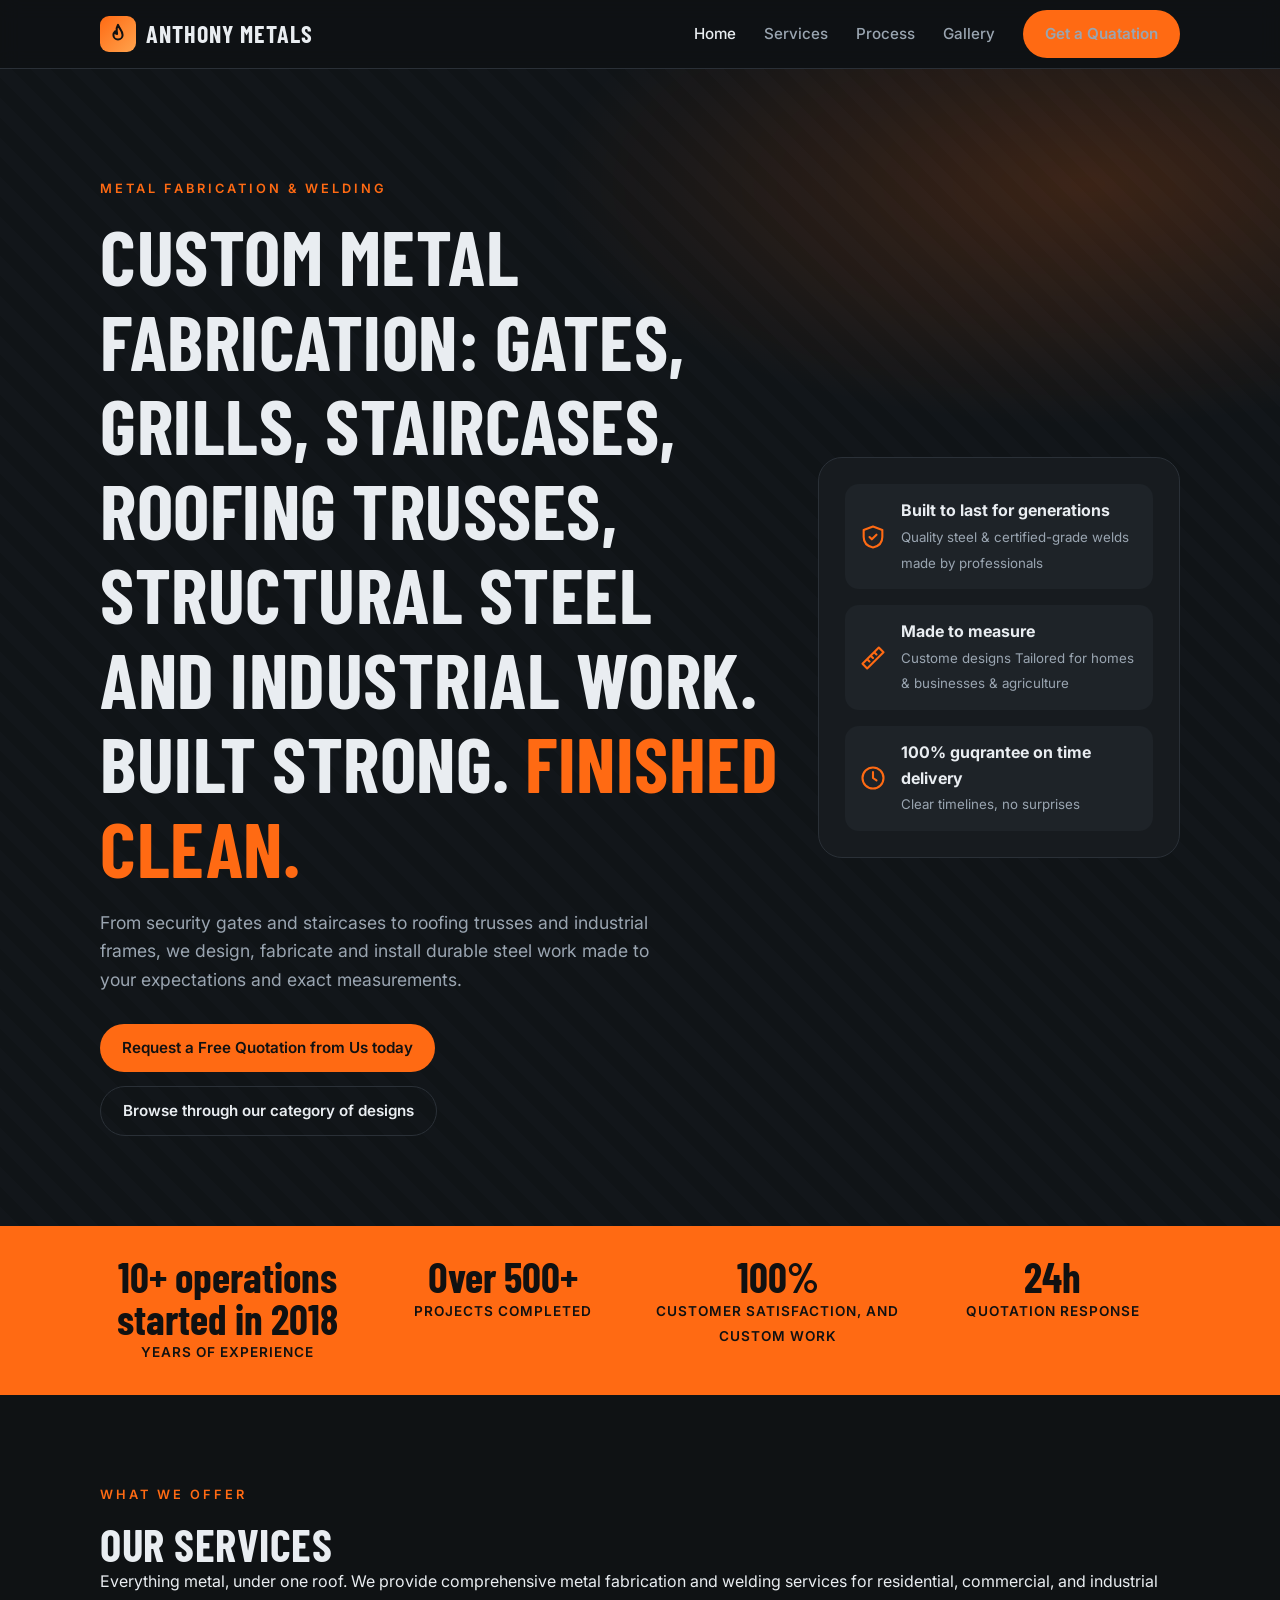
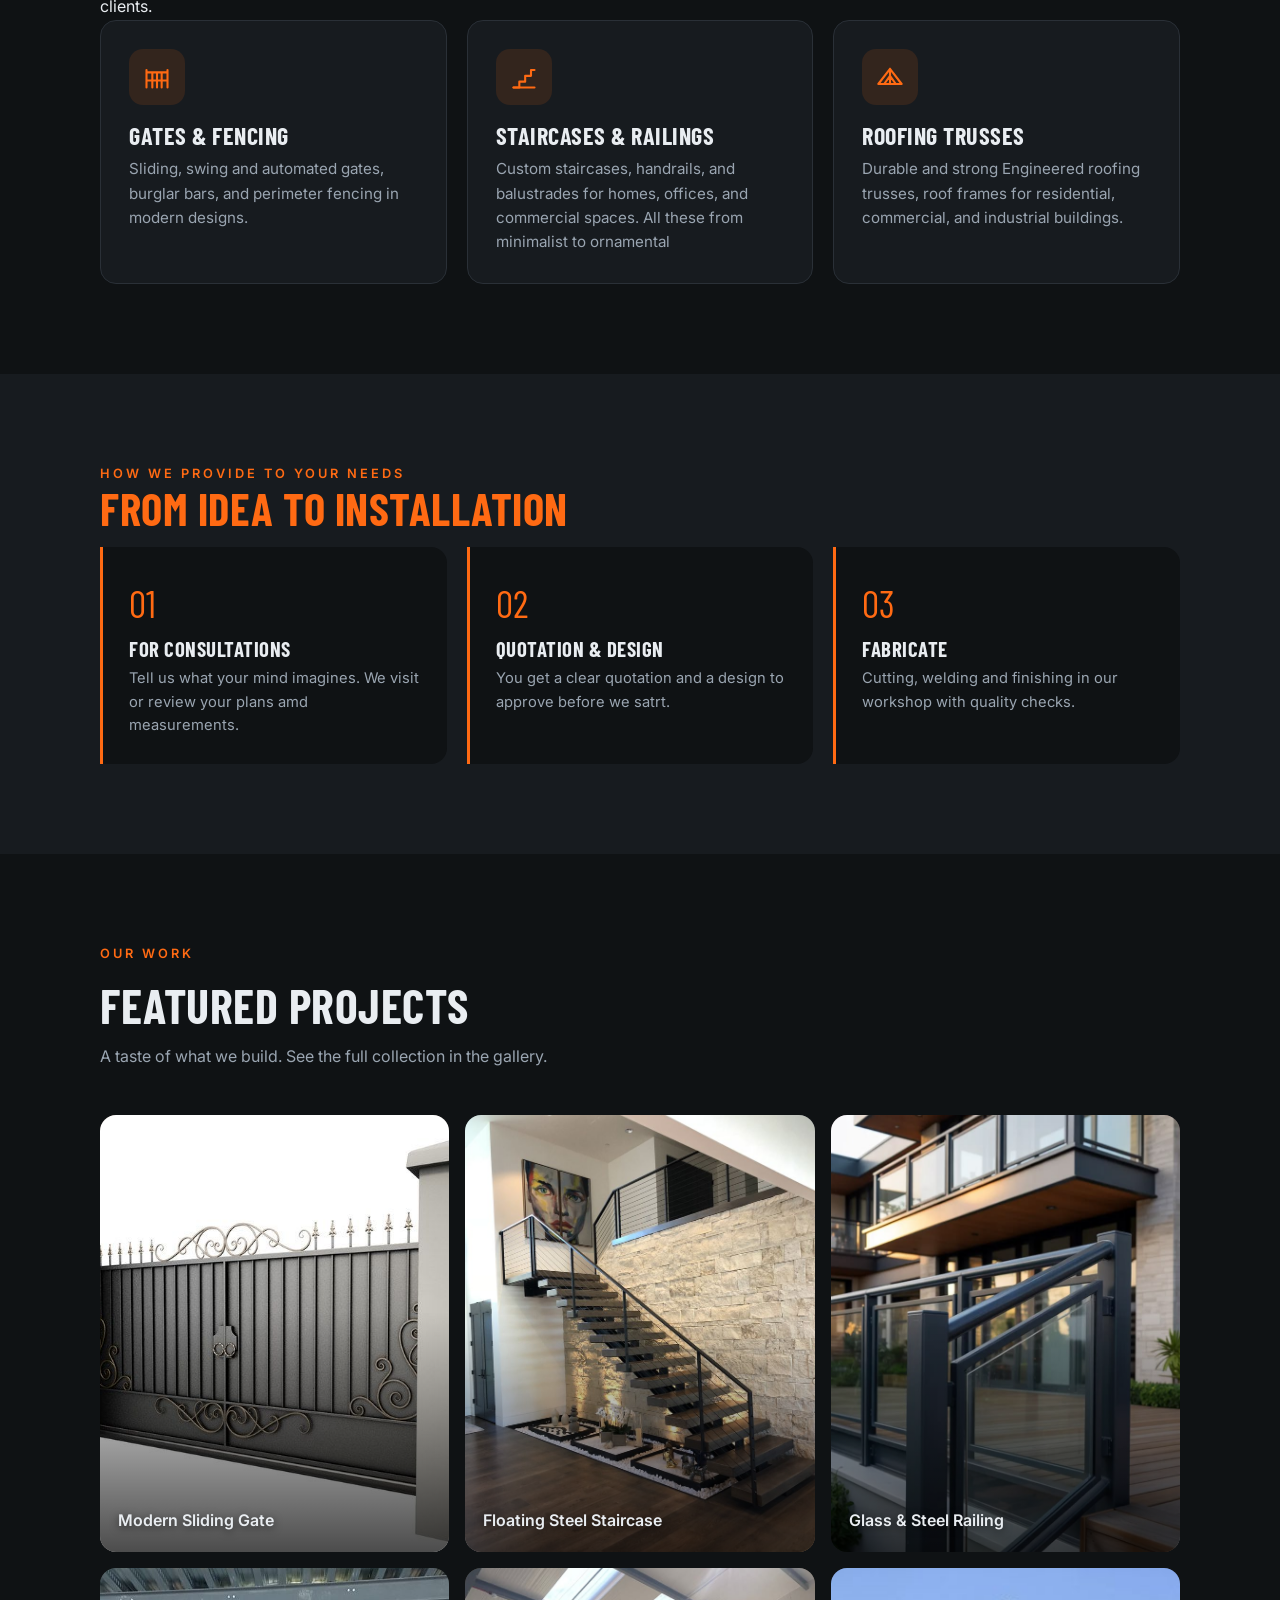
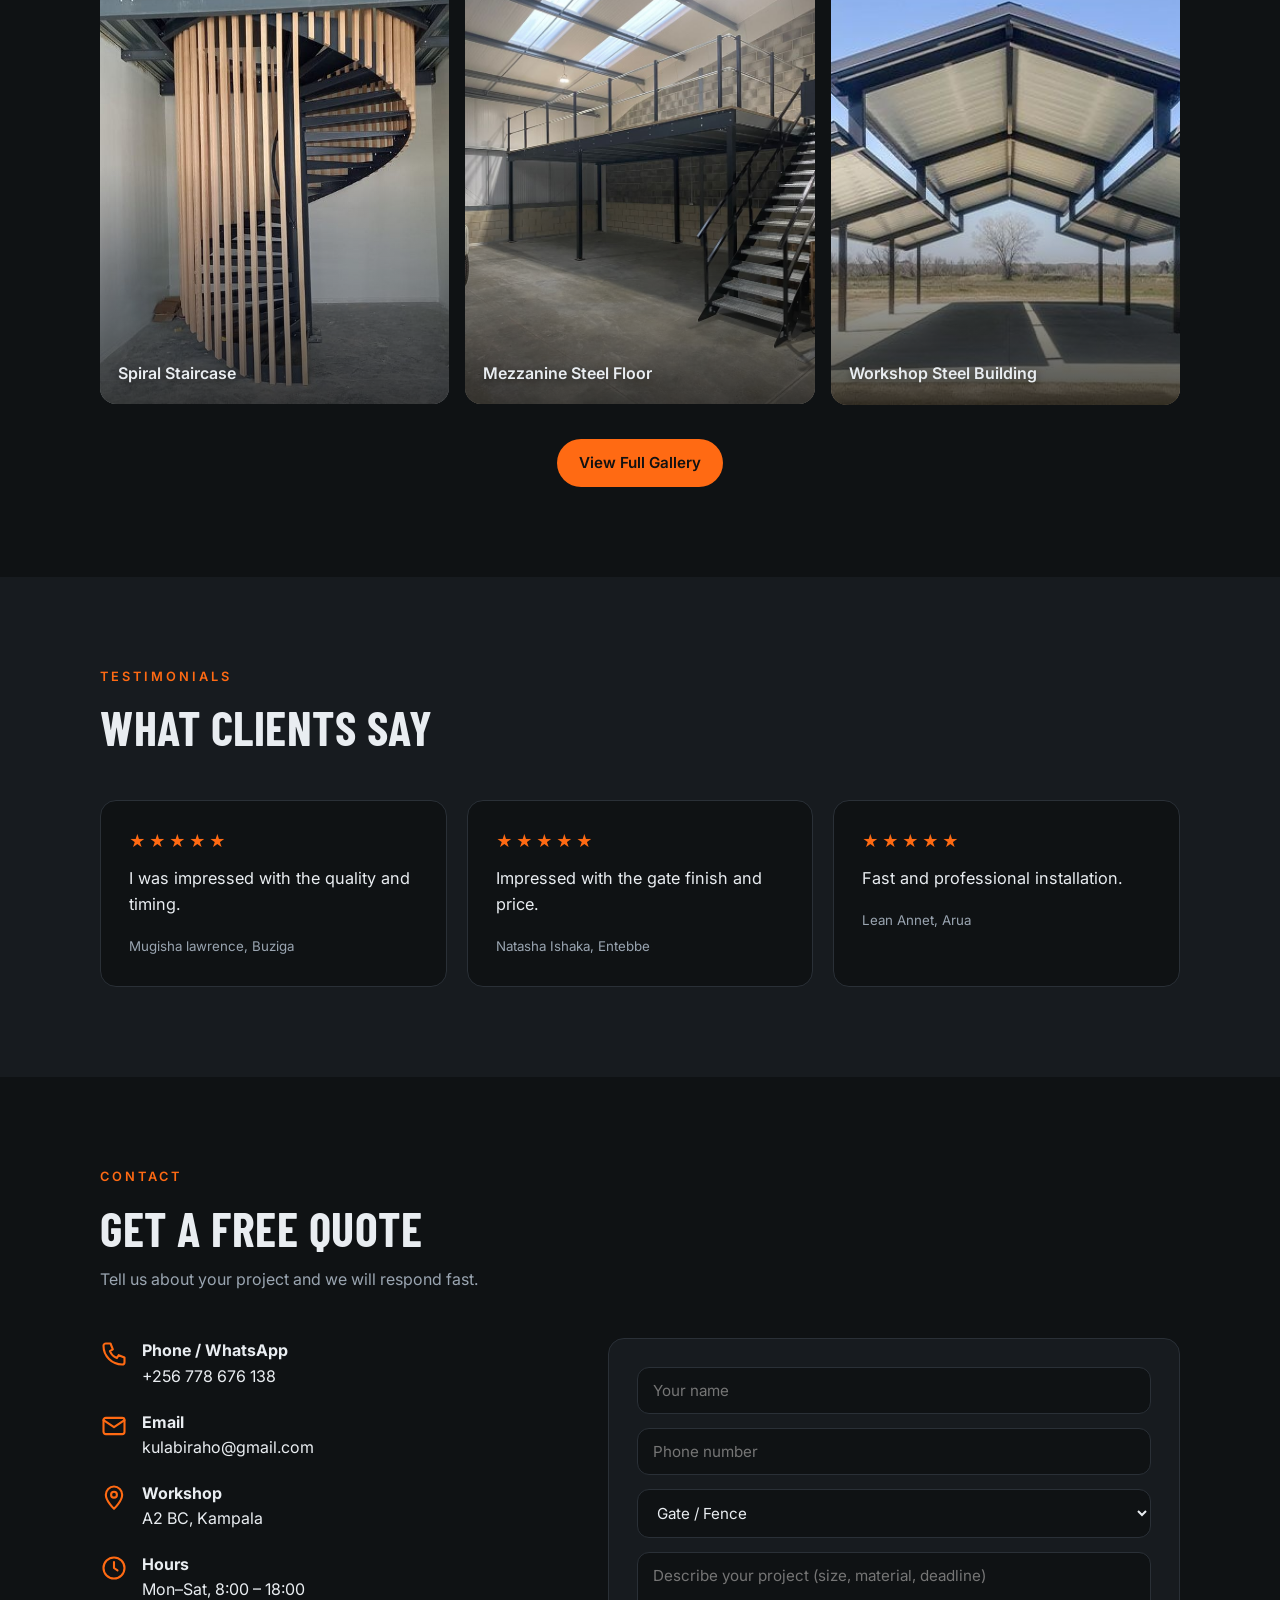
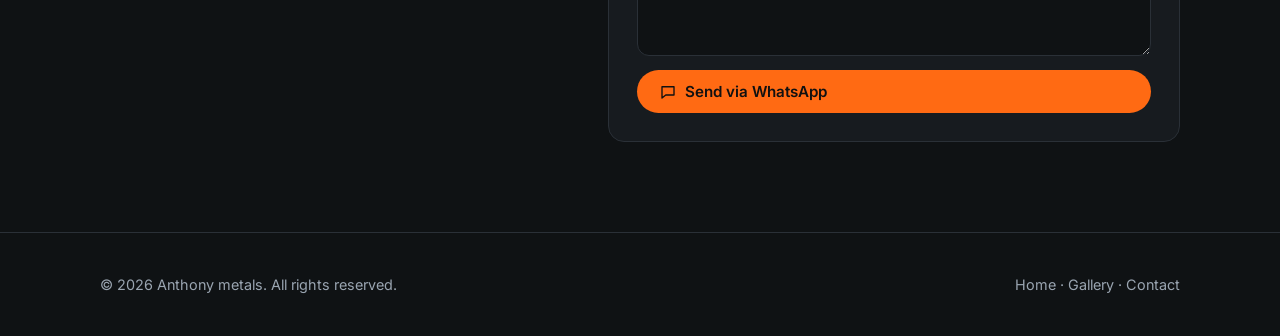
<file: index.html>
<!DOCTYPE html>
<html lang="en">
    <head>
        <meta charset="UTF-8">
        <meta name="viewport" content="width=device-width, initial-scale=1.0">
        <title>Welcome to anthony metals</title>
        <meta name="description" content="Custom metal fabrication: gates, grills, staircases, roofing trusses, structural steel and industrial work. Quality welding, delivered on time.">
        <link rel="preconnect" href="https://fonts.googleapis.com">
        <link href="https://fonts.googleapis.com/css2?family=Barlow+Condensed:wght@600;700&family=Inter:wght@400;500;600&display=swap" rel="stylesheet">
        <link rel="stylesheet" href="style.css">
        <style>
            *, *::before, *::after { box-sizing: border-box; }
            html { scroll-behavior: smooth; }
            body { margin: 0; min-width: 320px; overflow-x: hidden; }
            .wrap { width: min(1120px, calc(100% - 40px)); margin-inline: auto; }
            .hero > .wrap { display: grid; grid-template-columns: minmax(0, 1.5fr) minmax(250px, .8fr); gap: 40px; align-items: center; }
            .hero h1 { overflow-wrap: anywhere; }
            .stats > .wrap { display: grid; grid-template-columns: repeat(4, minmax(0, 1fr)); gap: 20px; }
            .grid3 { display: grid; grid-template-columns: repeat(3, minmax(0, 1fr)); gap: 20px; }
            .steps { display: grid; grid-template-columns: repeat(auto-fit, minmax(170px, 1fr)); gap: 20px; }
            .slider-viewport { width: 100%; overflow: hidden; }
            .slider-track { display: flex; gap: 20px; transition: transform .65s ease; will-change: transform; }
            #services .slider-track { transition-duration: .6s; transition-timing-function: cubic-bezier(.22, .7, .25, 1); }
            #process .slider-track { transition-duration: .85s; transition-timing-function: cubic-bezier(.2, .75, .3, 1); }
            .slider-track > .card, .slider-track > .step { flex: 0 0 calc((100% - 40px) / 3); min-width: 0; }
            .contact { display: grid; grid-template-columns: minmax(0, 1fr) minmax(0, 1.2fr); gap: 32px; }
            .contact form { min-width: 0; }
            .contact input, .contact select, .contact textarea { width: 100%; max-width: 100%; }
            footer .wrap { display: flex; justify-content: space-between; flex-wrap: wrap; gap: 12px; }
            section { position: relative; }
            section h2 { font-size: clamp(1.8rem, 4vw, 2.8rem); line-height: 1.1; text-wrap: balance; }
            section .section-header, section .sec-head { animation: rise-in .8s both; }
            #services .card { animation: rise-in .7s both, service-float 5s ease-in-out infinite; transition: transform .25s ease, box-shadow .25s ease; }
            #services .card:nth-child(2), .quote:nth-child(2) { animation-delay: .12s, .6s; }
            #services .card:nth-child(3), .quote:nth-child(3) { animation-delay: .24s, 1.2s; }
            #services .card:nth-child(4) { animation-delay: .36s, 1.8s; }
            #services .card:nth-child(5) { animation-delay: .48s, 2.4s; }
            #services .card:nth-child(6) { animation-delay: .6s, 3s; }
            #services .card:hover { transform: translateY(-7px); box-shadow: 0 16px 36px rgba(0, 0, 0, .16); }
            .quote { animation: rise-in .7s both, review-float 4s ease-in-out infinite; transition: transform .25s ease, box-shadow .25s ease; }
            .quote:first-child { animation-delay: 0s, 0s; }
            .quote:hover { transform: translateY(-6px); box-shadow: 0 16px 36px rgba(0, 0, 0, .14); }
            @keyframes rise-in { from { opacity: 0; transform: translateY(18px); } to { opacity: 1; transform: translateY(0); } }
            @keyframes service-float { 0%, 100% { translate: 0 0; } 50% { translate: 0 -4px; } }
            @keyframes review-float { 0%, 100% { translate: 0 0; } 50% { translate: 0 -3px; } }
            @media (max-width: 760px) {
                section h2 { font-size: clamp(1.75rem, 6vw, 2.4rem); }
                #services .card, .quote { animation-duration: .7s, 6s; }
            }
            @media (prefers-reduced-motion: reduce) {
                *, *::before, *::after { scroll-behavior: auto !important; animation-duration: .01ms !important; animation-iteration-count: 1 !important; transition-duration: .01ms !important; }
            }
            @media (max-width: 760px) {
                .wrap { width: min(100% - 32px, 600px); }
                .hero > .wrap, .contact { grid-template-columns: minmax(0, 1fr); gap: 24px; }
                .stats > .wrap { grid-template-columns: repeat(2, minmax(0, 1fr)); }
                .grid3 { grid-template-columns: repeat(2, minmax(0, 1fr)); }
                .slider-track > .card, .slider-track > .step { flex-basis: calc((100% - 20px) / 2); }
                section { padding-block: 48px; }
            }
            @media (max-width: 480px) {
                .wrap { width: calc(100% - 28px); }
                .hero > .wrap { gap: 20px; }
                .hero h1 { font-size: clamp(2rem, 10vw, 2.8rem); }
                .cta { display: grid; grid-template-columns: minmax(0, 1fr); gap: 12px; }
                .cta .btn { text-align: center; }
                .stats > .wrap, .grid3, .steps { grid-template-columns: minmax(0, 1fr); }
                .slider-track > .card, .slider-track > .step { flex-basis: 100%; }
                footer .wrap { flex-direction: column; }
            }
        </style>
    </head>

    <body>
        <svg width="0" height="0" style="position:absolute">
            <symbol id="i-frame" viewBox="0 0 24 24"><path d="M12 2c1 4 5 6 5 11a5 5 0 0 1-10 0c0-2 1-3 2-4 0 2 1 3 2 3 0-4-2-5 1-10z"/></symbol>
            <symbol id="i-gate" viewBox="0 0 24 24"><path d="M3 21V6m18 15V6M3 8h18M3 15h18M8 8v13M12 8v13M16 8v13"/></symbol>
            <symbol id="i-stairs" viewBox="0 0 24 24"><path d="M3 21h5v-5h5v-5h5V6h3"/><path d="M3 21h18"/></symbol>
            <symbol id="i-beam" viewBox="0 0 24 24"><path d="M5 5h14M5 19h14M12 5v14"/></symbol>
            <symbol id="i-truss" viewBox="0 0 24 24"><path d="M2 18 12 5l10 13H2zM7 18l5-7 5 7M12 5v13"/></symbol>
            <symbol id="i-factory" viewBox="0 0 24 24"><path d="M3 21V9l6 4V9l6 4V5h3v16H3zM8 21v-4h3v4"/></symbol>
            <symbol id="i-wrench" viewBox="0 0 24 24"><path d="M14.7 6.3a4 4 0 0 0-5 5L3 18l3 3 6.7-6.7a4 4 0 0 0 5-5l-2.5 2.5-2.2-.5-.5-2.2z"/></symbol>
            <symbol id="i-phone" viewBox="0 0 24 24"><path d="M5 3h4l2 5-2.5 1.5a11 11 0 0 0 6 6L16 13l5 2v4a2 2 0 0 1-2 2A16 16 0 0 1 3 5a2 2 0 0 1 2-2z"/></symbol>
            <symbol id="i-mail" viewBox="0 0 24 24"><rect x="3" y="5" width="18" height="14" rx="2"/><path d="m3 7 9 6 9-6"/></symbol>
            <symbol id="i-pin" viewBox="0 0 24 24"><path d="M12 22s7-6.5 7-12a7 7 0 0 0-14 0c0 5.5 7 12 7 12z"/><circle cx="12" cy="10" r="2.5"/></symbol>
            <symbol id="i-clock" viewBox="0 0 24 24"><circle cx="12" cy="12" r="9"/><path d="M12 7v5l3 2"/></symbol>
            <symbol id="i-shield" viewBox="0 0 24 24"><path d="M12 3 4 6v6c0 5 3.5 8 8 9 4.5-1 8-4 8-9V6l-8-3z"/><path d="m9 12 2 2 4-4"/></symbol>
            <symbol id="i-ruler" viewBox="0 0 24 24"><path d="m3 17 14-14 4 4L7 21l-4-4zM7 13l2 2M10 10l2 2M13 7l2 2"/></symbol>
            <symbol id="i-search" viewBox="0 0 24 24"><circle cx="11" cy="11" r="7"/><path d="m21 21-4.3-4.3"/></symbol>
            <symbol id="i-menu" viewBox="0 0 24 24"><path d="M4 7h16M4 12h16M4 17h16"/></symbol>
            <symbol id="i-chat" viewBox="0 0 24 24"><path d="M4 5h16v11H9l-5 4V5z"/></symbol>
        </svg>
    
    <header class="nav">
        <div class="wrap">
            <a href="index.html" class="logo"><span class="mark"><svg class="icon"><use href="#i-frame"/></svg></span>Anthony metals</a>
            <nav class="menu" id="menu">
                <a href="index.html" class="active">Home</a>
                <a href="index.html#services">Services</a>
                <a href="index.html#process">Process</a>
                <a href="gallery.html">Gallery</a>
                <a href="index.html#contact" class="btn btn-primary">Get a Quatation</a>
            </nav>
            <button class="burger" id="burger" type="button" aria-label="Open menu" aria-controls="menu" aria-expanded="false"><svg class="icon"><use href="#i-menu"/></svg></button>
        </div>
    </header>

    <section class="hero">
        <div class="wrap">
            <div>
                <div class="eyebrow">Metal Fabrication &amp; Welding</div>
                <h1>Custom metal fabrication: gates, grills, staircases, roofing trusses, structural steel and industrial work. Built strong. <span>Finished clean.</span></h1>
                <p>From security gates and staircases to roofing trusses and industrial frames, we design, fabricate and install durable steel work made to your expectations and exact measurements.</p>
                <div class="cta">
                    <a href="index.html#contact" class="btn btn-primary">Request a Free Quotation from Us today</a>
                    <a href="gallery.html" class="btn btn-ghost">Browse through our category of designs</a>
                </div>
            </div>

            <div class="hero-card">
                <div class="row">
                    <svg class="icon"><use href="#i-shield"/></svg>
                    <div>
                        <b>Built to last for generations</b>
                        <small>Quality steel &amp; certified-grade welds made by professionals</small>
                    </div>
                </div>
                <div class="row">
                    <svg class="icon"><use href="#i-ruler"/></svg>
                    <div>
                        <b>Made to measure</b>
                        <small>Custome designs Tailored for homes &amp; businesses &amp; agriculture</small>
                    </div>
                </div>
                <div class="row">
                    <svg class="icon"><use href="#i-clock"/></svg>
                    <div>
                        <b>100% guqrantee on time delivery</b>
                        <small>Clear timelines, no surprises</small>
                    </div>
                </div>
            </div>
        </div>
    </section>

    <div class="stats">
        <div class="wrap">
            <div><strong>10+ operations started in 2018</strong><span>Years of Experience</span></div>
            <div><strong>Over 500+</strong><span>Projects Completed</span></div>
            <div><strong>100%</strong><span>Customer Satisfaction, and Custom work</span></div>
            <div><strong>24h</strong><span>Quotation response</span></div>
        </div>
    </div>

    <section id="services">
        <div class="wrap">
            <div class="section-header">
                <div class="eyebrow">What we offer</div>
                <h2>Our Services</h2>
                <p>Everything metal, under one roof. We provide comprehensive metal fabrication and welding services for residential, commercial, and industrial clients.</p>
                </div>
                <div class="slider-viewport" aria-label="Our services" data-interval="2800">
                <div class="slider-track">
                    <div class="card"><div class="ico"><svg class="icon"><use href="#i-gate"/></svg></div><h3>Gates &amp; Fencing</h3><p>Sliding, swing and automated gates, burglar bars, and perimeter fencing in modern designs.</p></div>
                    <div class="card"><div class="ico"><svg class="icon"><use href="#i-stairs"/></svg></div><h3>Staircases &amp; Railings</h3><p>Custom staircases, handrails, and balustrades for homes, offices, and commercial spaces. All these from minimalist to ornamental</p></div>
                    <div class="card"><div class="ico"><svg class="icon"><use href="#i-truss"/></svg></div><h3>Roofing Trusses</h3><p>Durable and strong  Engineered roofing trusses, roof frames for residential, commercial, and industrial buildings.</p></div>
                    <div class="card"><div class="ico"><svg class="icon"><use href="#i-beam"/></svg></div><h3>Structural Steel</h3><p>Steel beams, columns, and frames for construction projects, ensuring structural integrity and safety.</p></div>
                    <div class="card"><div class="ico"><svg class="icon"><use href="#i-factory"/></svg></div><h3>Industrial Fabrication</h3><p>Custom metal fabrication for industrial applications, including tanks, racks, hoppers, machine frames for factories and farms.</p></div> 
                    <div class="card"><div class="ico"><svg class="icon"><use href="#i-wrench"/></svg></div><h3>Maintenance &amp; Repairs</h3><p>Welding repairs, metal restoration, modification of existing metal work and maintenance services to extend the life of your metal structures and equipment.</p></div>
                </div>
                </div>
            </div>
        </section>

    <section id="process" class="alt">
        <div class="wrap">
            <div class="section-header">
                <div class="eyebrow">How we provide to your needs</d>
                    <h2>From idea to installation</h2>
                </div>
                <div class="slider-viewport" aria-label="How we meet your needs" data-interval="4300">
                <div class="steps slider-track">
                    <div class="step"><h3>For consultations</h3><p>Tell us what your mind imagines. We visit or review your plans amd measurements.</p></div>
                    <div class="step"><h3>Quotation &amp; Design</h3><p>You get a clear quotation and a design to approve before we satrt.</p></div>
                    <div class="step"><h3>Fabricate</h3><p>Cutting, welding and finishing in our workshop with quality checks.</p></div>
                    <div class="step"><h3>Install</h3><p>Delivery and professional installation, then a final walkthrough.</p></div>
                </div>
                </div>
            </div>
    </section>
 
    <section>
        <div class="wrap">
            <div class="sec-head">
                <div class="eyebrow">Our work</div>
                    <h2>Featured projects</h2>
                    <p>A taste of what we build. See the full collection in the gallery.</p>
            </div>
        <div class="tiles" id="featured"></div>
            <div style="text-align:center;margin-top:34px"><a href="gallery.html" class="btn btn-primary">View Full Gallery</a></div>
        </div>
    </section>
 
    <section class="alt">
        <div class="wrap">
            <div class="sec-head"><div class="eyebrow">Testimonials</div><h2>What clients say</h2></div>
                <div class="slider-viewport" aria-label="Client reviews">
                <div class="slider-track">
                    <div class="card quote"><div class="stars">★★★★★</div><p>I was impressed with the quality and timing.</p><small>Mugisha lawrence, Buziga</small></div>
                    <div class="card quote"><div class="stars">★★★★★</div><p>Impressed with the gate finish and price.</p><small>Natasha Ishaka, Entebbe</small></div>
                    <div class="card quote"><div class="stars">★★★★★</div><p>Fast and professional installation.</p><small>Lean Annet, Arua</small></div>
                </div>
                </div>
        </div>
    </section>
 
    <section id="contact">
        <div class="wrap">
            <div class="sec-head"><div class="eyebrow">Contact</div><h2>Get a free quote</h2><p>Tell us about your project and we will respond fast.</p></div>
                <div class="contact">
                    <ul class="info">
                        <li><svg class="icon"><use href="#i-phone"/></svg><div><b>Phone / WhatsApp</b><br>+256 778 676 138</div></li>
                        <li><svg class="icon"><use href="#i-mail"/></svg><div><b>Email</b><br>kulabiraho@gmail.com</div></li>
                        <li><svg class="icon"><use href="#i-pin"/></svg><div><b>Workshop</b><br>A2 BC, Kampala</div></li>
                        <li><svg class="icon"><use href="#i-clock"/></svg><div><b>Hours</b><br>Mon–Sat, 8:00 – 18:00</div></li>
                    </ul>
                <form id="quote">
                    <input name="name" placeholder="Your name" required>
                    <input name="phone" placeholder="Phone number" required>
                    <select name="type">
                        <option>Gate / Fence</option>
                        <option>Staircase / Railing</option>
                        <option>Roofing Truss</option>
                        <option>Structural Steel</option>
                        <option>Industrial</option>
                        <option>Repair</option>
                        <option>Other</option>
                    </select>
                    <textarea name="msg" rows="4" placeholder="Describe your project (size, material, deadline)"></textarea>
                    <button class="btn btn-primary" type="submit">
                        <svg class="icon" style="width:18px;height:18px">
                            <use href="#i-chat"/>
                        </svg>
                        Send via WhatsApp
                    </button>
                </form>
            </div>
        </div>
    </section>
 
    <footer>
        <div class="wrap">
            <div>© <span id="yr"></span> Anthony metals. All rights reserved.</div>
            <div><a href="index.html">Home</a> · <a href="gallery.html">Gallery</a> · <a href="index.html#contact">Contact</a></div>
        </div>
    </footer>
 
    <script src="script.js"></script>
    <script>
        document.querySelectorAll('.slider-viewport').forEach((viewport) => {
            const track = viewport.querySelector('.slider-track');
            const originals = Array.from(track.children);
            if (originals.length < 2) return;
            const interval = Number(viewport.dataset.interval) || 3200;
            const reducedMotion = window.matchMedia('(prefers-reduced-motion: reduce)').matches;

            let index = 0;
            let visible = 1;
            let timer;

            function setup() {
                track.querySelectorAll('[data-slider-clone]').forEach((clone) => clone.remove());
                const gap = parseFloat(getComputedStyle(track).columnGap) || 0;
                visible = Math.max(1, Math.round((viewport.clientWidth + gap) / (originals[0].getBoundingClientRect().width + gap)));
                originals.slice(0, visible).forEach((slide) => {
                    const clone = slide.cloneNode(true);
                    clone.dataset.sliderClone = 'true';
                    clone.setAttribute('aria-hidden', 'true');
                    track.appendChild(clone);
                });
                index = 0;
                track.style.transition = 'none';
                track.style.transform = 'translateX(0)';
                track.offsetHeight;
                track.style.transition = '';
            }

            function advance() {
                const gap = parseFloat(getComputedStyle(track).columnGap) || 0;
                const slideWidth = originals[0].getBoundingClientRect().width;
                index += 1;
                track.style.transform = `translateX(-${index * (slideWidth + gap)}px)`;
            }

            track.addEventListener('transitionend', () => {
                if (index >= originals.length) {
                    index = 0;
                    track.style.transition = 'none';
                    track.style.transform = 'translateX(0)';
                    track.offsetHeight;
                    track.style.transition = '';
                }
            });

            setup();
            if (!reducedMotion) timer = setInterval(advance, interval);
            window.addEventListener('resize', () => {
                clearInterval(timer);
                setup();
                if (!reducedMotion) timer = setInterval(advance, interval);
            });
        });
    </script>
    </body>
</html>
</file>
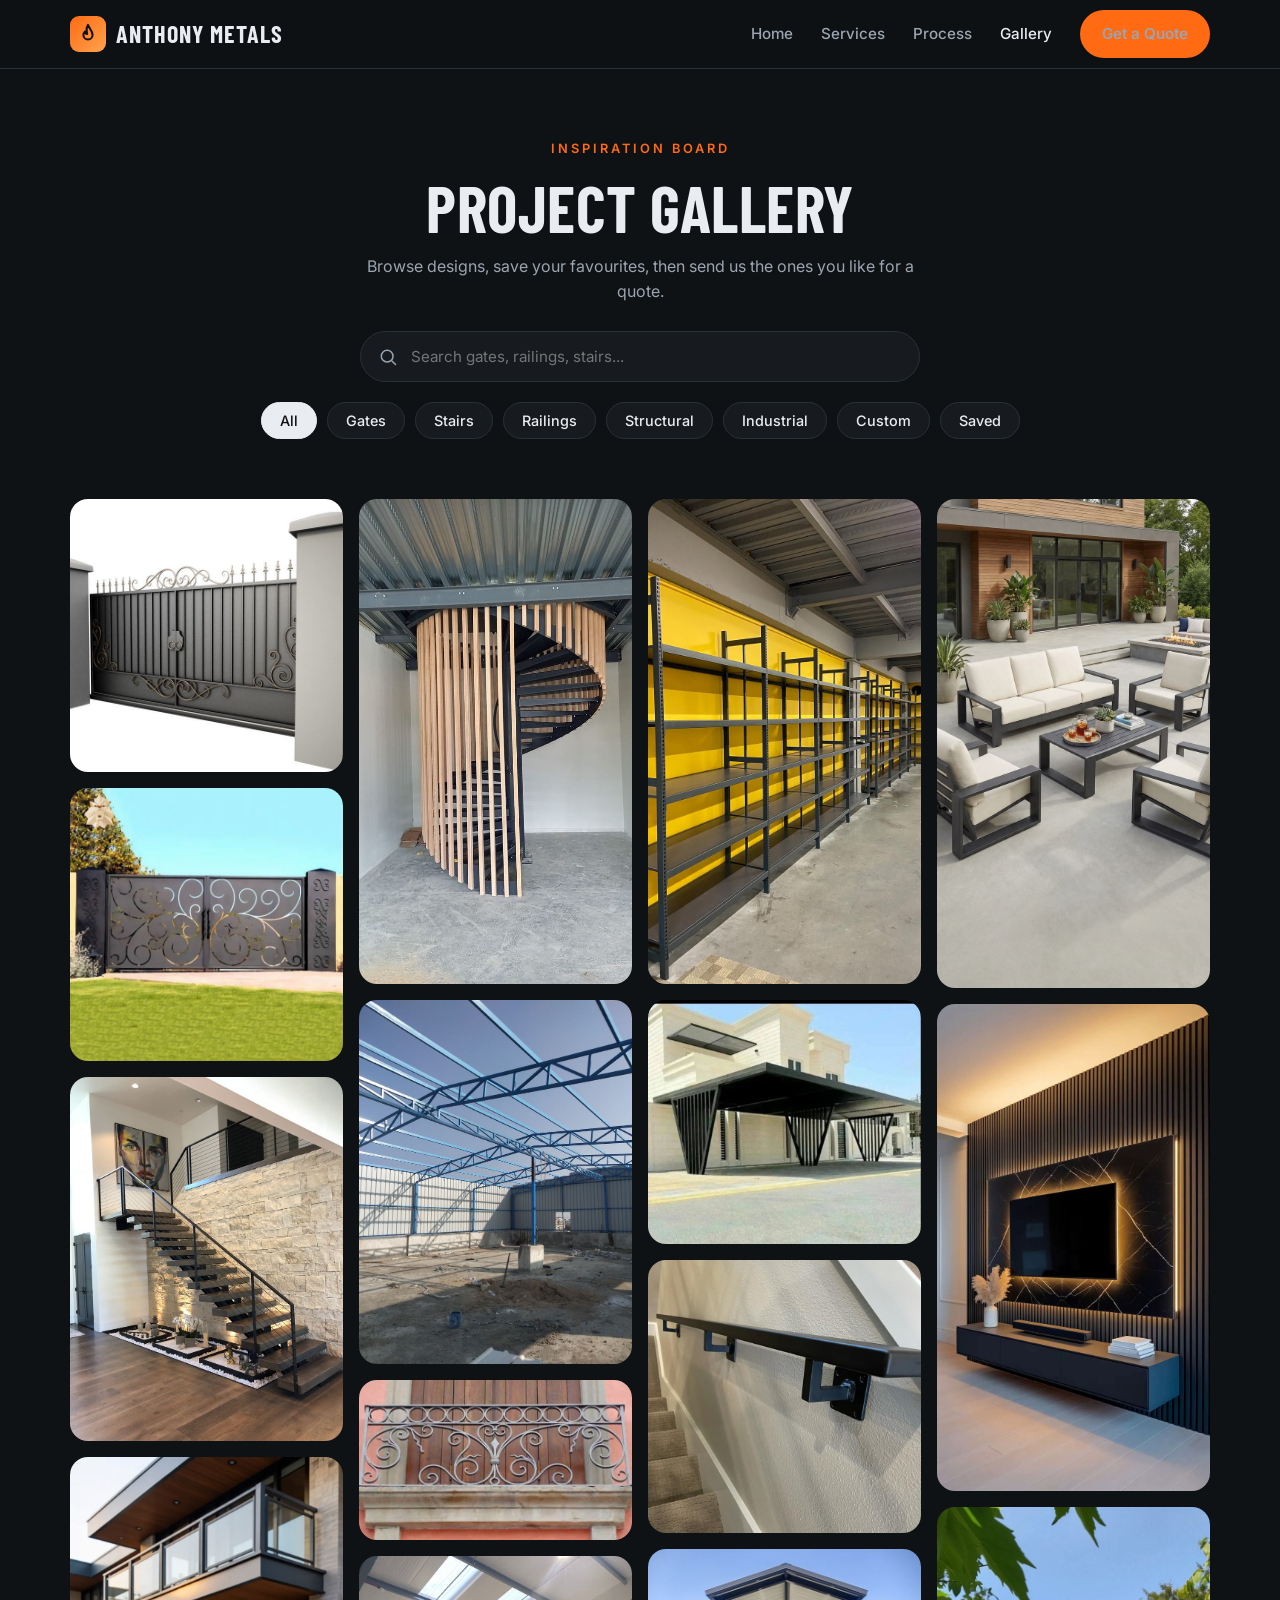
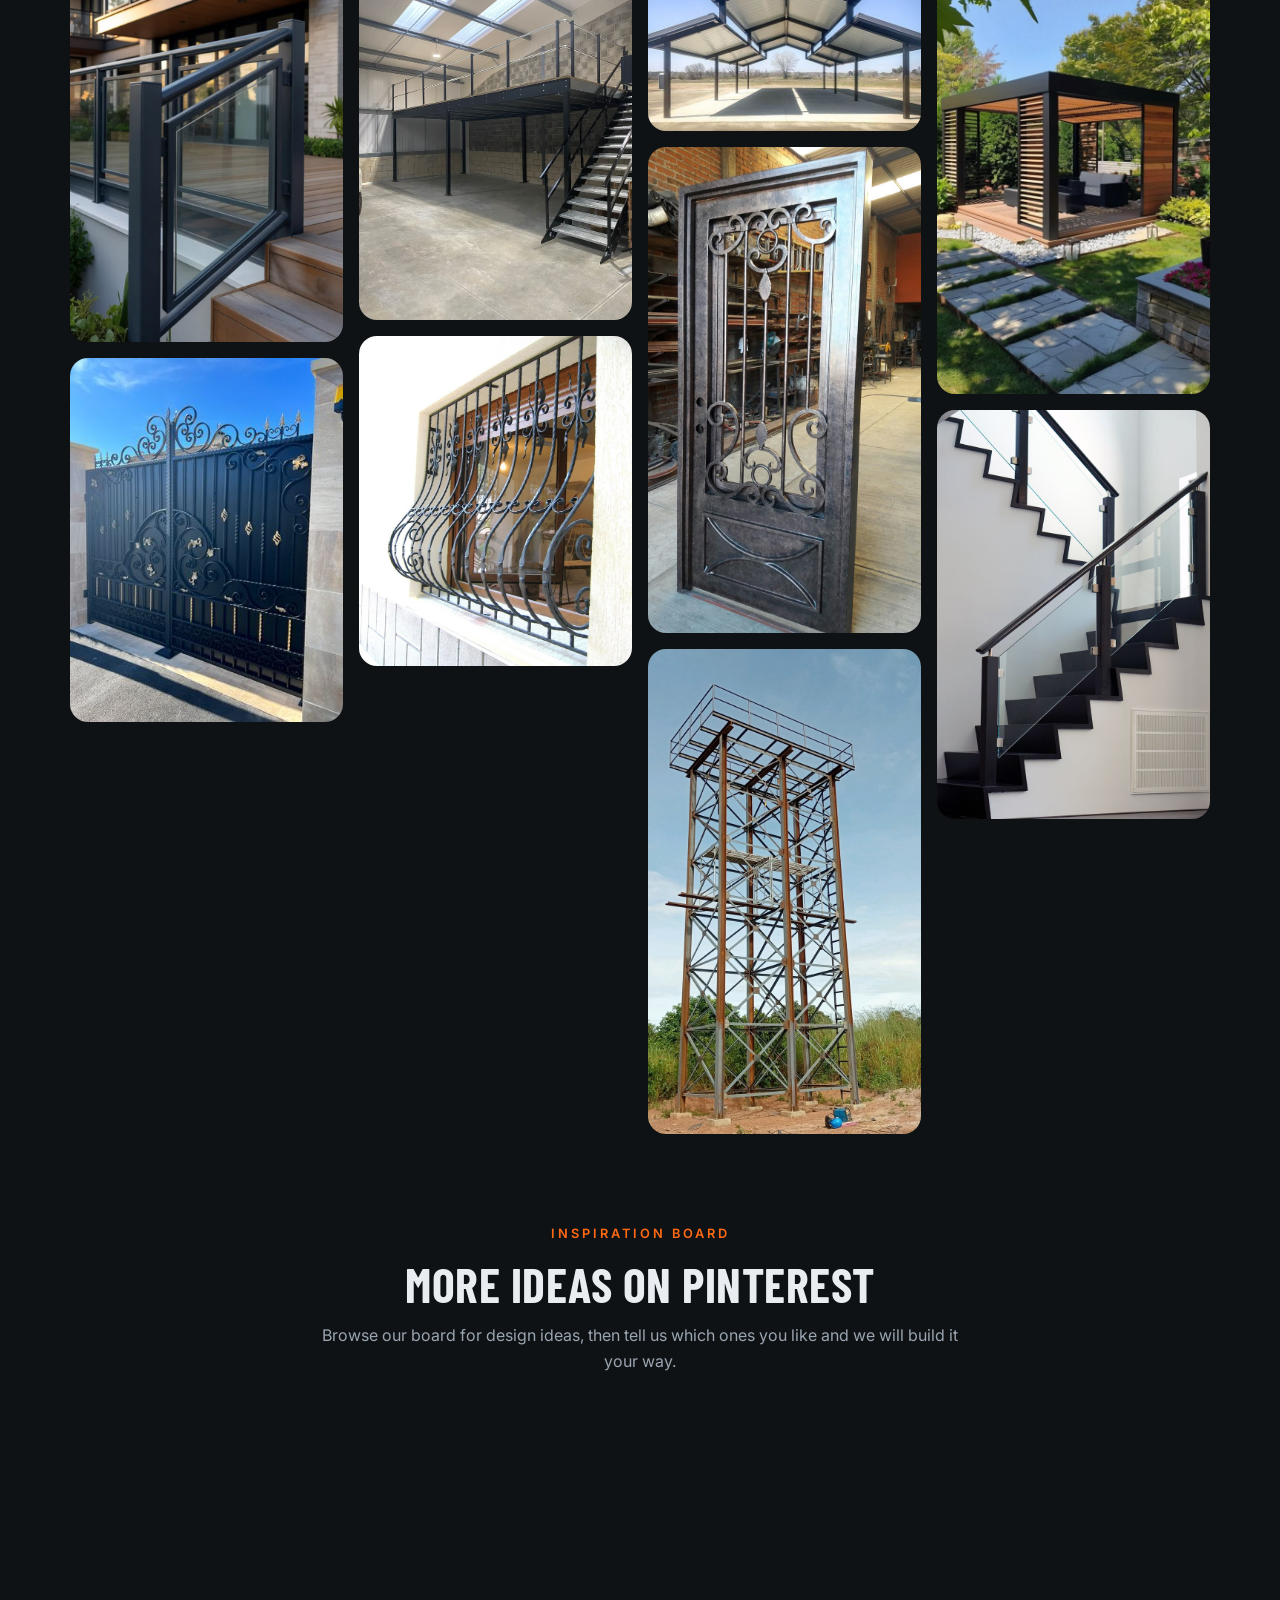
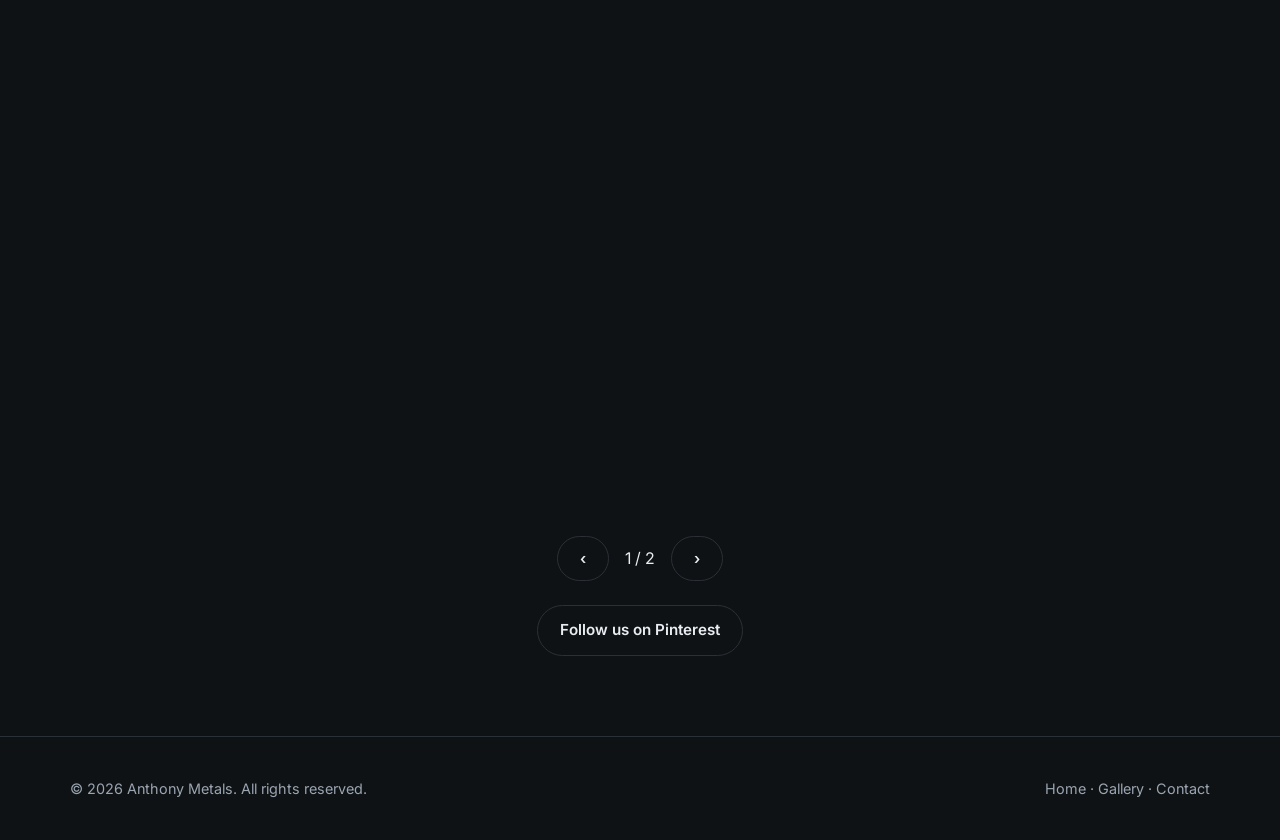
<file: gallery.html>
<!DOCTYPE html>
<html lang="en">
    <head>
        <meta charset="UTF-8">
        <meta name="viewport" content="width=device-width,initial-scale=1">
        <title>Gallery | Anthony Metals</title>
        <meta name="description" content="Browse modern metal fabrication designs: gates, railings, staircases, trusses and more.">
        <link rel="preconnect" href="https://fonts.googleapis.com">
        <link href="https://fonts.googleapis.com/css2?family=Barlow+Condensed:wght@600;700&family=Inter:wght@400;500;600&display=swap" rel="stylesheet">
        <link rel="stylesheet" href="style.css">
        <style>
            .pin-carousel { max-width: 1100px; margin: 0 auto; }
            .pin-viewport { overflow: hidden; border-radius: 12px; }
            .pin-track { display: flex; transition: transform .5s ease; }
            .pin-slide { flex: 0 0 100%; min-width: 0; }
            .pin-slide > div { min-height: 700px; }
            .pin-promo { min-height: 700px; display: grid; place-content: center; gap: 18px; padding: 32px; text-align: center; background: rgba(255,255,255,.04); }
            .pin-promo h3 { margin: 0; }
            .pin-controls { display: flex; justify-content: center; align-items: center; gap: 16px; margin-top: 16px; }
            .pin-controls button { cursor: pointer; }
            @media (max-width: 700px) { .pin-slide > div, .pin-promo { min-height: 500px; } }
            @media (prefers-reduced-motion: reduce) { .pin-track { transition: none; } }
        </style>
    </head>
        <body>

            <svg width="0" height="0" style="position:absolute">
                <symbol id="i-flame" viewBox="0 0 24 24"><path d="M12 2c1 4 5 6 5 11a5 5 0 0 1-10 0c0-2 1-3 2-4 0 2 1 3 2 3 0-4-2-5 1-10z"/></symbol>
                <symbol id="i-search" viewBox="0 0 24 24"><circle cx="11" cy="11" r="7"/><path d="m21 21-4.3-4.3"/></symbol>
                <symbol id="i-menu" viewBox="0 0 24 24"><path d="M4 7h16M4 12h16M4 17h16"/></symbol>
                <symbol id="i-image" viewBox="0 0 24 24"><rect x="3" y="4" width="18" height="16" rx="2"/><circle cx="9" cy="10" r="1.6"/><path d="m21 16-5-5-9 9"/></symbol>
            </svg>

            <header class="nav">
                <div class="wrap">
                    <a href="index.html" class="logo"><span class="mark"><svg class="icon"><use href="#i-flame"/></svg></span>Anthony Metals</a>
                    <nav class="menu" id="menu">
                        <a href="index.html">Home</a>
                        <a href="index.html#services">Services</a>
                        <a href="index.html#process">Process</a>
                        <a href="gallery.html" class="active">Gallery</a>
                        <a href="index.html#contact" class="btn btn-primary">Get a Quote</a>
                    </nav>
                    <button class="burger" id="burger" type="button" aria-label="Open menu" aria-controls="menu" aria-expanded="false"><svg class="icon"><use href="#i-menu"/></svg></button>
                </div>
            </header>

            <div class="page-head wrap">
                <div class="eyebrow">Inspiration board</div>
                    <h1>Project Gallery</h1>
                    <p>Browse designs, save your favourites, then send us the ones you like for a quote.</p>
                    <div class="search"><svg class="icon"><use href="#i-search"/></svg><input id="q" type="search" placeholder="Search gates, railings, stairs..."></div>
                    <div class="chips" id="chips"></div>
            </div>

        <main class="wrap">
            <div class="masonry" id="grid"></div>
                <div class="empty" id="empty">No designs match your search.</div>
                    <section id="inspiration" style="padding:20px 0 80px">
                        <div class="sec-head" style="text-align:center;margin-left:auto;margin-right:auto">
                            <div class="eyebrow">Inspiration board</div>
                            <h2>More ideas on Pinterest</h2>
                            <p>Browse our board for design ideas, then tell us which ones you like and we will build it your way.</p>
                        </div>
                        <div class="pin-carousel" aria-label="Pinterest inspiration slideshow">
                            <div class="pin-viewport" id="pinViewport">
                                <div class="pin-track" id="pinTrack">
                                    <div class="pin-slide">
                                        <a data-pin-do="embedBoard" data-pin-board-width="1100" data-pin-scale-height="700" data-pin-scale-width="115"
                                            href="https://www.pinterest.com/kulabiraho/iron-decors/"></a>
                                    </div>
                                    <div class="pin-slide">
                                        <div class="pin-promo">
                                            <div class="eyebrow">Explore the collection</div>
                                            <h3>More ironwork inspiration</h3>
                                            <p>Visit our Pinterest board to browse the full collection of design ideas.</p>
                                            <a class="btn btn-primary" href="https://www.pinterest.com/kulabiraho/iron-decors/" target="_blank" rel="noopener">Open the Pinterest board</a>
                                        </div>
                                    </div>
                                </div>
                            </div>
                            <div class="pin-controls">
                                <button class="btn btn-ghost" id="pinPrev" type="button" aria-label="Previous slide">‹</button>
                                <span id="pinSlideLabel" aria-live="polite">1 / 2</span>
                                <button class="btn btn-ghost" id="pinNext" type="button" aria-label="Next slide">›</button>
                            </div>
                        </div>
                    <div style="text-align:center;margin-top:24px">
                         <a class="btn btn-ghost" href="https://www.pinterest.com/kulabiraho/" target="_blank" rel="noopener">Follow us on Pinterest</a>
                    </div>
                </section>
        </main>

        <div class="lb" id="lb">
            <button class="lb-close" id="lbClose" aria-label="Close">✕</button>
                <div class="lb-box">
                    <div class="lb-media" id="lbMedia"></div>
                    <div class="lb-body">
                        <div class="eyebrow" id="lbCat"></div>
                        <h3 id="lbTitle"></h3>
                        <p>Like this design? We can build it to your size and finish. Send us a message with the design name.</p>
                        <a class="btn btn-primary" id="lbQuote" href="index.html#contact">Ask for this design</a>
                        <button class="btn btn-ghost" id="lbSave">Save</button>
                    </div>
                </div>
        </div>

        <footer>
            <div class="wrap">
                <div>© <span id="yr"></span> Anthony Metals. All rights reserved.</div>
                    <dialog id="cookies" aria-modal="true">
                    <p>We use cookies to improve your experience. By using our site, you agree  to our <a href="index.html#privacy">Privacy Policy</a>.</p>
                    <button id="cookiesClose" type="button">OK</button> 
                </dialog>
                <div><a href="index.html">Home</a> · <a href="gallery.html">Gallery</a> · <a href="index.html#contact">Contact</a></div>
            </div>
        </footer>

        <script src="script.js"></script>
        <script async defer src="https://assets.pinterest.com/js/pinit.js"></script>
        <script>
            (() => {
                const track = document.getElementById('pinTrack');
                const label = document.getElementById('pinSlideLabel');
                const carousel = document.querySelector('.pin-carousel');
                const slides = track.children.length;
                let current = 0;
                const show = (index) => {
                    current = (index + slides) % slides;
                    track.style.transform = `translateX(-${current * 100}%)`;
                    label.textContent = `${current + 1} / ${slides}`;
                };
                document.getElementById('pinPrev').addEventListener('click', () => show(current - 1));
                document.getElementById('pinNext').addEventListener('click', () => show(current + 1));
                if (!window.matchMedia('(prefers-reduced-motion: reduce)').matches) {
                    let timer = window.setInterval(() => show(current + 1), 6000);
                    carousel.addEventListener('mouseenter', () => window.clearInterval(timer));
                    carousel.addEventListener('mouseleave', () => {
                        window.clearInterval(timer);
                        timer = window.setInterval(() => show(current + 1), 6000);
                    });
                    carousel.addEventListener('focusin', () => window.clearInterval(timer));
                    carousel.addEventListener('focusout', () => {
                        window.clearInterval(timer);
                        timer = window.setInterval(() => show(current + 1), 6000);
                    });
                }
            })();
        </script>
    </body>
</html>
</file>
<file: style.css>
:root{
  --bg:#0f1214; --panel:#171b1f; --panel2:#1e2328; --line:#2a3037;
  --text:#e9edf1; --muted:#9aa5b1; --accent:#ff6a13; --accent2:#ffa34d;
  --radius:16px;
}
*{box-sizing:border-box;margin:0;padding:0}
html{scroll-behavior:smooth}
body{font-family:'Inter',system-ui,sans-serif;background:var(--bg);color:var(--text);line-height:1.6}
h1,h2,h3,h4{font-family:'Barlow Condensed','Inter',sans-serif;letter-spacing:.5px;line-height:1.1;text-transform:uppercase}
a{color:inherit;text-decoration:none}
img{max-width:100%;display:block}
.wrap{max-width:1180px;margin:0 auto;padding:0 20px}
.icon{width:28px;height:28px;stroke:currentColor;fill:none;stroke-width:1.8;stroke-linecap:round;stroke-linejoin:round}

/* NAV */
.nav{position:sticky;top:0;z-index:50;background:rgba(15,18,20,.9);backdrop-filter:blur(10px);border-bottom:1px solid var(--line)}
.nav .wrap{display:flex;align-items:center;justify-content:space-between;height:68px}
.logo{display:flex;align-items:center;gap:10px;font-family:'Barlow Condensed',sans-serif;font-weight:700;font-size:1.5rem;text-transform:uppercase;letter-spacing:1px}
.logo .mark{width:36px;height:36px;border-radius:9px;background:linear-gradient(135deg,var(--accent),var(--accent2));display:grid;place-items:center;color:#111}
.logo .mark .icon{width:22px;height:22px;stroke-width:2.2}
.menu{display:flex;gap:28px;align-items:center;font-weight:500;font-size:.95rem}
.menu a{color:var(--muted);transition:.2s}
.menu a:hover,.menu a.active{color:var(--text)}
.btn{display:inline-flex;align-items:center;gap:8px;padding:12px 22px;border-radius:999px;font-weight:600;border:0;cursor:pointer;font-size:.95rem;transition:.2s;font-family:inherit}
.btn-primary{background:var(--accent);color:#111}
.btn-primary:hover{background:var(--accent2);transform:translateY(-2px)}
.btn-ghost{background:transparent;color:var(--text);border:1px solid var(--line)}
.btn-ghost:hover{border-color:var(--accent);color:var(--accent)}
.burger{display:none;align-items:center;justify-content:center;width:44px;height:44px;margin-left:auto;border:1px solid var(--line);border-radius:10px;background:var(--bg);color:var(--text);cursor:pointer;transition:border-color .2s,color .2s}
.burger:hover{border-color:var(--accent);color:var(--accent)}
.burger:focus-visible{outline:2px solid var(--accent);outline-offset:3px}

/* HERO */
.hero{position:relative;padding:110px 0 90px;overflow:hidden;
  background:radial-gradient(900px 400px at 85% 10%,rgba(255,106,19,.18),transparent 60%),
  repeating-linear-gradient(45deg,#12161a 0 14px,#101417 14px 28px)}
.hero .wrap{display:grid;grid-template-columns:1.2fr .8fr;gap:50px;align-items:center}
.eyebrow{color:var(--accent);font-weight:600;letter-spacing:3px;text-transform:uppercase;font-size:.8rem;margin-bottom:14px}
.hero h1{font-size:clamp(2.8rem,6vw,5rem);margin-bottom:20px}
.hero h1 span{color:var(--accent)}
.hero p{color:var(--muted);font-size:1.1rem;max-width:560px;margin-bottom:30px}
.hero .cta{display:flex;gap:14px;flex-wrap:wrap}
.hero-card{background:var(--panel);border:1px solid var(--line);border-radius:24px;padding:26px;display:grid;gap:16px}
.hero-card .row{display:flex;align-items:center;gap:14px;padding:14px;border-radius:14px;background:var(--panel2)}
.hero-card .row .icon{color:var(--accent);flex:none}
.hero-card b{display:block}
.hero-card small{color:var(--muted)}

/* STATS */
.stats{background:var(--accent);color:#111}
.stats .wrap{display:grid;grid-template-columns:repeat(4,1fr);text-align:center;padding:30px 20px;gap:10px}
.stats strong{font-family:'Barlow Condensed',sans-serif;font-size:2.6rem;display:block;line-height:1}
.stats span{font-weight:600;font-size:.85rem;text-transform:uppercase;letter-spacing:1px}

/* SECTIONS */
section{padding:90px 0}
.sec-head{max-width:640px;margin-bottom:46px}
.sec-head h2{font-size:clamp(2rem,4vw,3rem);margin-bottom:12px}
.sec-head p{color:var(--muted)}
.grid3{display:grid;grid-template-columns:repeat(3,1fr);gap:22px}
.card{background:var(--panel);border:1px solid var(--line);border-radius:var(--radius);padding:28px;transition:.25s}
.card:hover{transform:translateY(-6px);border-color:var(--accent)}
.card .ico{width:56px;height:56px;border-radius:14px;background:rgba(255,106,19,.12);color:var(--accent);display:grid;place-items:center;margin-bottom:18px}
.card h3{font-size:1.5rem;margin-bottom:8px}
.card p{color:var(--muted);font-size:.95rem}
.alt{background:var(--panel)}
.alt .card{background:var(--bg)}

/* PROCESS */
.steps{display:grid;grid-template-columns:repeat(4,1fr);gap:22px;counter-reset:s}
.step{position:relative;padding:26px;border-left:3px solid var(--accent);background:var(--bg);border-radius:0 var(--radius) var(--radius) 0}
.step::before{counter-increment:s;content:"0" counter(s);font-family:'Barlow Condensed',sans-serif;font-size:2.4rem;color:var(--accent);display:block}
.step h3{font-size:1.3rem;margin:4px 0 6px}
.step p{color:var(--muted);font-size:.92rem}

/* PREVIEW TILES */
.tiles{display:grid;grid-template-columns:repeat(3,1fr);gap:16px}
.tile{aspect-ratio:4/5;border-radius:var(--radius);overflow:hidden;position:relative;display:flex;align-items:flex-end;padding:18px;font-weight:600}
.tile img{position:absolute;inset:0;width:100%;height:100%;object-fit:cover}
.tile span{position:relative;z-index:2;text-shadow:0 2px 8px rgba(0,0,0,.6)}
.tile::after{content:"";position:absolute;inset:0;background:linear-gradient(transparent 45%,rgba(0,0,0,.7))}

/* TESTIMONIALS */
.quote p{font-size:1.02rem;color:var(--text);margin-bottom:16px}
.quote small{color:var(--muted)}
.stars{color:var(--accent);margin-bottom:10px;letter-spacing:3px}

/* CONTACT */
.contact{display:grid;grid-template-columns:1fr 1fr;gap:40px}
.info li{list-style:none;display:flex;gap:14px;margin-bottom:20px;align-items:flex-start}
.info .icon{color:var(--accent);flex:none;margin-top:2px}
form{display:grid;gap:14px;background:var(--panel);padding:28px;border-radius:var(--radius);border:1px solid var(--line)}
input,select,textarea{width:100%;padding:13px 15px;border-radius:12px;border:1px solid var(--line);background:var(--bg);color:var(--text);font-family:inherit;font-size:.95rem}
input:focus,select:focus,textarea:focus{outline:2px solid var(--accent);border-color:transparent}

/* FOOTER */
footer{border-top:1px solid var(--line);padding:40px 0;color:var(--muted);font-size:.9rem}
footer .wrap{display:flex;justify-content:space-between;flex-wrap:wrap;gap:14px}

/* GALLERY PAGE */
.page-head{padding:70px 0 30px;text-align:center}
.page-head h1{font-size:clamp(2.4rem,5vw,4rem);margin-bottom:10px}
.page-head p{color:var(--muted);max-width:560px;margin:0 auto 26px}
.search{max-width:560px;margin:0 auto 20px;position:relative}
.search .icon{position:absolute;left:18px;top:50%;transform:translateY(-50%);color:var(--muted);width:20px;height:20px}
.search input{padding:15px 20px 15px 50px;border-radius:999px;background:var(--panel)}
.chips{display:flex;gap:10px;flex-wrap:wrap;justify-content:center;margin-bottom:30px}
.chip{padding:9px 18px;border-radius:999px;background:var(--panel);border:1px solid var(--line);color:var(--text);cursor:pointer;font-size:.9rem;font-weight:500;font-family:inherit;transition:.2s}
.chip:hover{border-color:var(--accent)}
.chip.on{background:var(--text);color:#111;border-color:var(--text)}
.masonry{columns:4 240px;column-gap:16px;padding-bottom:70px}
.pin{break-inside:avoid;margin-bottom:16px;position:relative;border-radius:18px;overflow:hidden;cursor:zoom-in;background:var(--panel)}
.pin img{width:100%;transition:transform .4s}
.pin:hover img{transform:scale(1.04)}
.ph{display:grid;place-items:center;text-align:center;padding:20px;color:rgba(255,255,255,.85)}
.ph .icon{width:42px;height:42px;opacity:.8;margin-bottom:8px}
.overlay{position:absolute;inset:0;background:linear-gradient(rgba(0,0,0,.35),transparent 35%,transparent 60%,rgba(0,0,0,.7));opacity:0;transition:.25s;display:flex;flex-direction:column;justify-content:space-between;padding:12px}
.pin:hover .overlay{opacity:1}
.overlay .top{display:flex;justify-content:space-between;align-items:center;font-size:.85rem;font-weight:600}
.save{background:#e60023;color:#fff;border:0;padding:9px 16px;border-radius:999px;font-weight:700;cursor:pointer;font-family:inherit}
.save.done{background:#111;color:#fff}
.overlay .bottom{font-weight:600;font-size:.92rem}
.empty{text-align:center;color:var(--muted);padding:60px 0;display:none}

/* LIGHTBOX */
.lb{position:fixed;inset:0;background:rgba(0,0,0,.88);display:none;place-items:center;z-index:100;padding:20px}
.lb.open{display:grid}
.lb-box{max-width:900px;width:100%;background:var(--panel);border-radius:24px;overflow:hidden;max-height:92vh;display:grid;grid-template-columns:1.3fr 1fr}
.lb-media{background:#000;display:grid;place-items:center;min-height:300px}
.lb-media img{max-height:88vh;width:100%;object-fit:contain}
.lb-body{padding:30px;display:flex;flex-direction:column;gap:12px}
.lb-body h3{font-size:1.8rem}
.lb-body p{color:var(--muted)}
.lb-close{position:absolute;top:18px;right:22px;background:var(--panel);border:1px solid var(--line);color:#fff;width:42px;height:42px;border-radius:50%;cursor:pointer;font-size:1.2rem}

@media(max-width:900px){
  .hero .wrap,.contact,.lb-box{grid-template-columns:1fr}
  .grid3,.steps,.tiles{grid-template-columns:1fr 1fr}
  .stats .wrap{grid-template-columns:1fr 1fr}
}
@media(max-width:560px){.grid3,.steps,.tiles{grid-template-columns:1fr}section{padding:60px 0}}

@media(max-width:760px){
  .nav .wrap{position:relative}
  .burger{display:inline-flex}
  .menu{position:absolute;top:calc(100% + 8px);right:0;z-index:60;display:none;width:min(280px,calc(100vw - 32px));flex-direction:column;align-items:stretch;gap:4px;padding:10px;background:var(--bg);border:1px solid var(--line);border-radius:12px;box-shadow:0 12px 30px rgba(0,0,0,.35)}
  .menu.open{display:flex}
  .menu>a{display:block;padding:10px 12px}
  .menu>.btn{justify-content:center}
}
</file>
